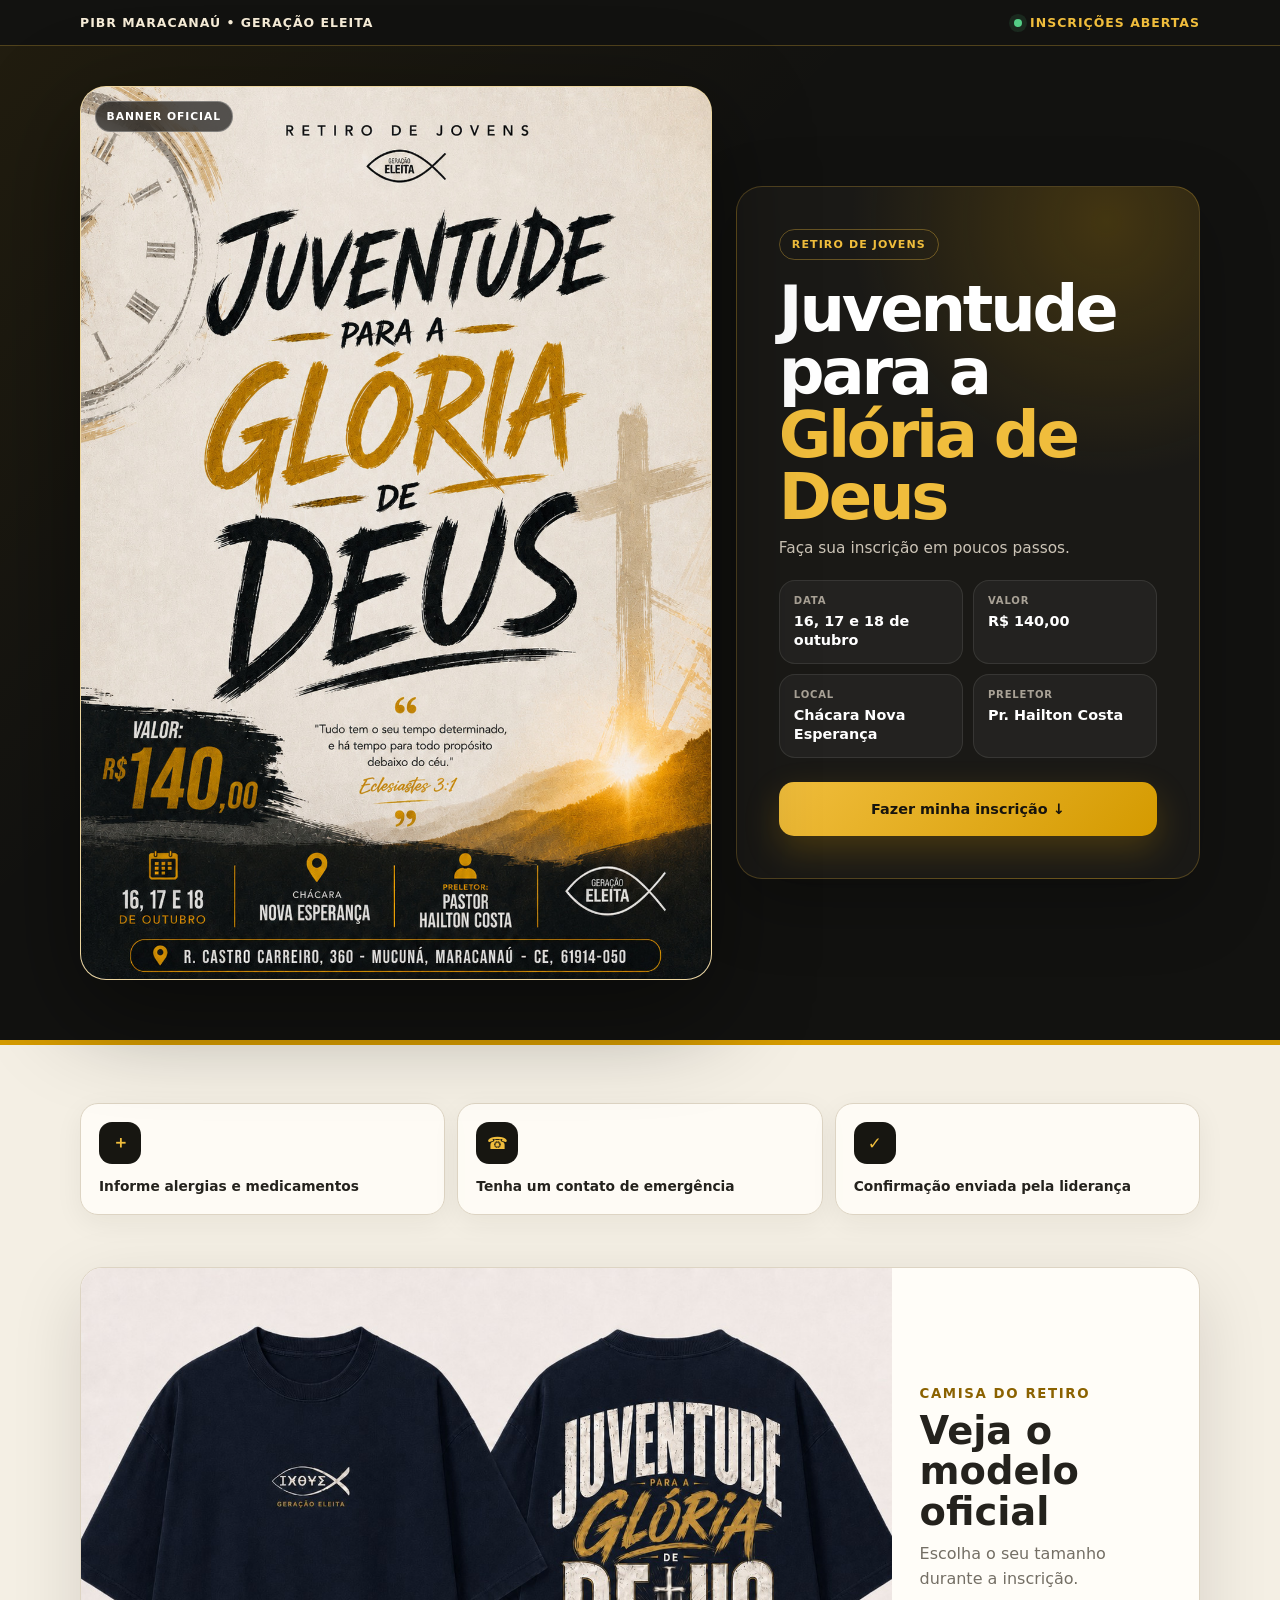
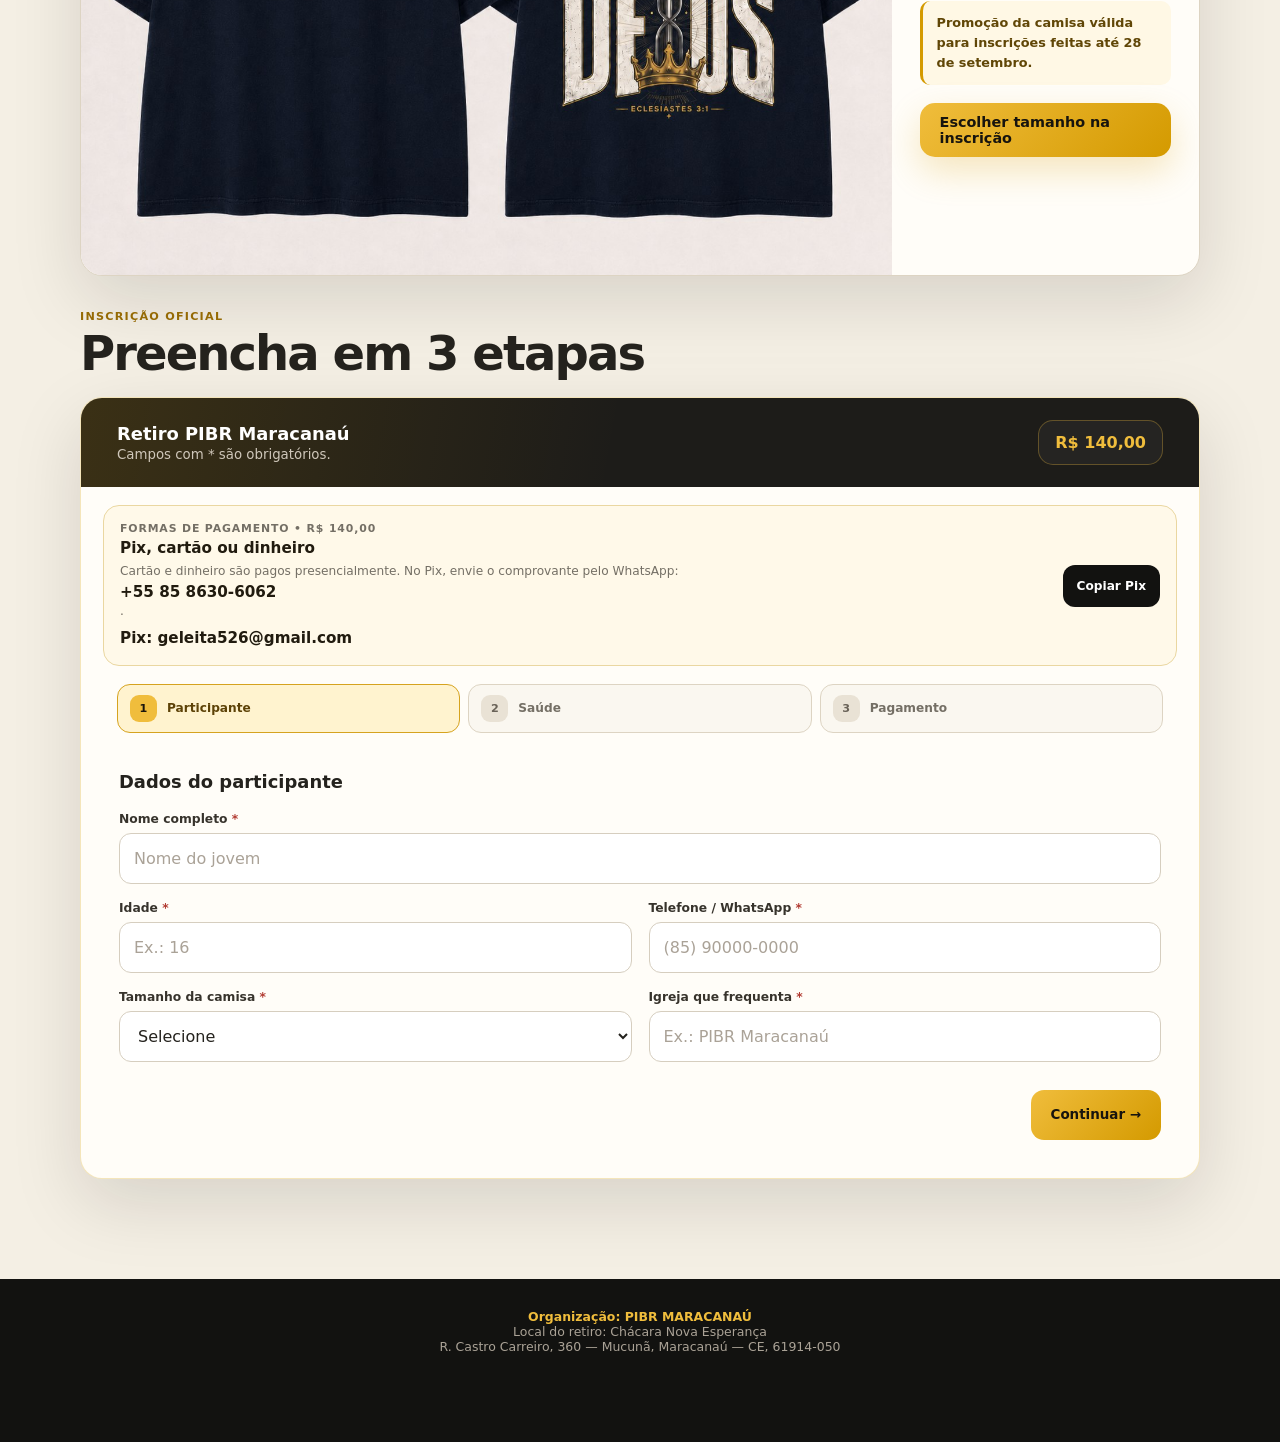
<file: index.html>
<!DOCTYPE html>
<html lang="pt-BR">
<head>
  <meta charset="UTF-8">
  <meta name="viewport" content="width=device-width, initial-scale=1.0">
  <meta name="theme-color" content="#121210">
  <meta name="description" content="Inscrição oficial para o Retiro de Jovens da PIBR Maracanaú.">
  <title>Retiro de Jovens | PIBR Maracanaú</title>

  <link rel="stylesheet" href="assets/site.css">
</head>
<body>
  <header class="topo">
    <div class="container">
      <span>PIBR Maracanaú • Geração Eleita</span>
      <span class="status">Inscrições abertas</span>
    </div>
  </header>

  <section class="hero">
    <div class="container hero-grid">
      <figure class="banner-frame">
        <img src="banner-retiro.jpg" alt="Banner oficial do Retiro de Jovens: Juventude para a Glória de Deus" loading="eager" fetchpriority="high">
      </figure>

      <div class="hero-card">
        <span class="selo">Retiro de jovens</span>
        <h1>Juventude para a <span>Glória de Deus</span></h1>
        <p>Faça sua inscrição em poucos passos.</p>

        <div class="resumo" aria-label="Resumo do evento">
          <div class="resumo-item"><small>Data</small><strong>16, 17 e 18 de outubro</strong></div>
          <div class="resumo-item"><small>Valor</small><strong>R$ 140,00</strong></div>
          <div class="resumo-item"><small>Local</small><strong>Chácara Nova Esperança</strong></div>
          <div class="resumo-item"><small>Preletor</small><strong>Pr. Hailton Costa</strong></div>
        </div>

        <a class="btn" href="#inscricao">Fazer minha inscrição ↓</a>
      </div>
    </div>
  </section>

  <main>
    <div class="container">
      <section class="atalhos" aria-label="Informações importantes">
        <article class="atalho"><span class="atalho-icon">＋</span><strong>Informe alergias e medicamentos</strong></article>
        <article class="atalho"><span class="atalho-icon">☎</span><strong>Tenha um contato de emergência</strong></article>
        <article class="atalho"><span class="atalho-icon">✓</span><strong>Confirmação enviada pela liderança</strong></article>
      </section>


      <section class="camisa-preview" aria-label="Camisa oficial do retiro">
        <img src="camisa-retiro.jpg" alt="Camisa oficial do retiro Juventude para a Glória de Deus, frente e costas" loading="lazy">
        <div class="camisa-info">
          <small>Camisa do retiro</small>
          <h2>Veja o modelo oficial</h2>
          <p>Escolha o seu tamanho durante a inscrição.</p>
          <p class="promo-camisa"><strong>Promoção da camisa válida para inscrições feitas até 28 de setembro.</strong></p>
          <a class="btn" href="#inscricao">Escolher tamanho na inscrição</a>
        </div>
      </section>

      <section id="inscricao">
        <header class="titulo-secao">
          <small>Inscrição oficial</small>
          <h2>Preencha em 3 etapas</h2>
        </header>

        <div class="form-card">
          <div class="form-head">
            <div>
              <strong>Retiro PIBR Maracanaú</strong>
              <small>Campos com * são obrigatórios.</small>
            </div>
            <div class="valor">R$ 140,00</div>
          </div>

          <div class="pagamento-pix" aria-label="Formas de pagamento">
            <div>
              <small>Formas de pagamento • R$ 140,00</small>
              <strong>Pix, cartão ou dinheiro</strong>
              <p>Cartão e dinheiro são pagos presencialmente. No Pix, envie o comprovante pelo WhatsApp: <strong>+55 85 8630-6062</strong>.</p>
              <p><strong id="chave-pix">Pix: geleita526@gmail.com</strong></p>
            </div>
            <button class="copiar-pix" id="copiar-pix" type="button">Copiar Pix</button>
          </div>

          <div class="etapas" aria-label="Progresso da inscrição">
            <div class="etapa-indicador ativa" data-indicador="0"><span>1</span><b>Participante</b></div>
            <div class="etapa-indicador" data-indicador="1"><span>2</span><b>Saúde</b></div>
            <div class="etapa-indicador" data-indicador="2"><span>3</span><b>Pagamento</b></div>
          </div>

          <form id="formulario-retiro" method="POST">
            <input type="hidden" name="evento" value="Retiro de Jovens - PIBR Maracanaú">
            <input type="hidden" name="chave_pix" value="geleita526@gmail.com">
            <input type="hidden" name="valor_inscricao" value="R$ 140,00">
            <input type="hidden" name="envio_comprovante" value="WhatsApp: +55 85 8630-6062">

            <section class="passo ativo" data-passo="0">
              <h3 class="passo-titulo">Dados do participante</h3>
              <div class="grid-form">
                <div class="campo largo">
                  <label class="obrigatorio" for="nome">Nome completo</label>
                  <input id="nome" name="nome_completo" type="text" autocomplete="name" placeholder="Nome do jovem" required>
                </div>

                <div class="campo">
                  <label class="obrigatorio" for="idade">Idade</label>
                  <input id="idade" name="idade" type="number" min="10" max="99" inputmode="numeric" placeholder="Ex.: 16" required>
                </div>

                <div class="campo">
                  <label class="obrigatorio" for="telefone">Telefone / WhatsApp</label>
                  <input id="telefone" name="telefone_participante" type="tel" autocomplete="tel" inputmode="tel" placeholder="(85) 90000-0000" required>
                </div>

                <div class="campo">
                  <label class="obrigatorio" for="camisa">Tamanho da camisa</label>
                  <select id="camisa" name="tamanho_camisa" required>
                    <option value="">Selecione</option>
                    <option>PP</option><option>P</option><option>M</option><option>G</option><option>GG</option><option>EXG</option>
                  </select>
                </div>

                <div class="campo">
                  <label class="obrigatorio" for="igreja">Igreja que frequenta</label>
                  <input id="igreja" name="igreja" type="text" placeholder="Ex.: PIBR Maracanaú" required>
                </div>

                <div id="aviso-menor" class="aviso-menor">Participante menor de 18 anos: o pai, a mãe ou o responsável legal deverá preencher os dados e confirmar a autorização na etapa 3.</div>
              </div>
            </section>

            <section class="passo" data-passo="1">
              <h3 class="passo-titulo">Saúde e cuidados</h3>
              <div class="grid-form">
                <div class="campo largo">
                  <span class="rotulo obrigatorio">Possui alergia ou restrição alimentar?</span>
                  <div class="opcoes">
                    <div class="opcao"><input id="alergia-nao" type="radio" name="possui_alergia" value="Não" required><label for="alergia-nao">Não</label></div>
                    <div class="opcao"><input id="alergia-sim" type="radio" name="possui_alergia" value="Sim"><label for="alergia-sim">Sim</label></div>
                  </div>
                </div>

                <div id="detalhes-alergia" class="campo largo condicional">
                  <label class="obrigatorio" for="alergias">Qual alergia ou restrição?</label>
                  <textarea id="alergias" name="alergias_restricoes" placeholder="Informe o alimento, reação e cuidados necessários."></textarea>
                </div>

                <div class="campo largo">
                  <span class="rotulo obrigatorio">Usa medicamento contínuo?</span>
                  <div class="opcoes">
                    <div class="opcao"><input id="medicamento-nao" type="radio" name="usa_medicamento" value="Não" required><label for="medicamento-nao">Não</label></div>
                    <div class="opcao"><input id="medicamento-sim" type="radio" name="usa_medicamento" value="Sim"><label for="medicamento-sim">Sim</label></div>
                  </div>
                </div>

                <div id="detalhes-medicamento" class="campo largo condicional">
                  <label class="obrigatorio" for="medicamentos">Medicamento e orientações</label>
                  <textarea id="medicamentos" name="medicamentos_orientacoes" placeholder="Nome, horário e cuidados necessários."></textarea>
                </div>

                <div class="campo largo">
                  <label for="observacoes">Outra condição de saúde importante</label>
                  <textarea id="observacoes" name="condicoes_saude" placeholder="Deixe em branco quando não houver."></textarea>
                </div>
              </div>
            </section>

            <section class="passo" data-passo="2">
              <h3 class="passo-titulo">Responsável, pagamento e confirmação</h3>
              <div class="grid-form">
                <div class="campo largo">
                  <label id="label-responsavel" for="responsavel">Nome do pai, mãe ou responsável</label>
                  <input id="responsavel" name="nome_responsavel" type="text" autocomplete="name" placeholder="Nome completo">
                </div>

                <div class="campo">
                  <label id="label-parentesco" for="parentesco">Parentesco</label>
                  <select id="parentesco" name="parentesco">
                    <option value="">Selecione</option>
                    <option>Pai</option><option>Mãe</option><option>Avô/Avó</option><option>Tio/Tia</option><option>Irmão/Irmã</option><option>Outro responsável</option>
                  </select>
                </div>

                <div class="campo">
                  <label id="label-telefone-responsavel" for="telefone-responsavel">Telefone do responsável</label>
                  <input id="telefone-responsavel" name="telefone_responsavel" type="tel" autocomplete="tel" inputmode="tel" placeholder="(85) 90000-0000">
                </div>

                <div class="campo largo">
                  <label class="obrigatorio" for="emergencia">Contato de emergência</label>
                  <input id="emergencia" name="contato_emergencia" type="tel" inputmode="tel" placeholder="(85) 90000-0000" required>
                </div>

                <div class="campo largo">
                  <span class="rotulo obrigatorio">Forma de pagamento</span>
                  <div class="opcoes" role="radiogroup" aria-label="Forma de pagamento">
                    <div class="opcao"><input id="pagamento-pix" type="radio" name="forma_pagamento" value="Pix" required><label for="pagamento-pix">Pix</label></div>
                    <div class="opcao"><input id="pagamento-cartao" type="radio" name="forma_pagamento" value="Cartão presencial"><label for="pagamento-cartao">Cartão</label></div>
                    <div class="opcao"><input id="pagamento-dinheiro" type="radio" name="forma_pagamento" value="Dinheiro presencial"><label for="pagamento-dinheiro">Dinheiro</label></div>
                  </div>
                </div>

                <div id="dados-pix" class="campo largo condicional pagamento-condicional">
                  <div class="chave-pix-form">
                    <div>
                      <span>Chave Pix</span>
                      <strong>geleita526@gmail.com</strong>
                    </div>
                    <span>Valor: <strong>R$ 140,00</strong></span>
                  </div>
                  <span class="rotulo">Comprovante do Pix</span>
                  <a class="btn" href="https://wa.me/558586306062?text=Ol%C3%A1%2C%20estou%20enviando%20o%20comprovante%20do%20Pix%20da%20inscri%C3%A7%C3%A3o%20do%20Retiro%20de%20Jovens%20da%20PIBR%20Maracana%C3%BA." target="_blank" rel="noopener noreferrer">Enviar comprovante pelo WhatsApp</a>
                  <small class="arquivo-ajuda">Depois de fazer o Pix, envie a imagem do comprovante para <strong> +55 85 8630-6062</strong>. O comprovante não será anexado neste formulário.</small>
                </div>

                <div id="aviso-pagamento-presencial" class="campo largo condicional nota-pagamento">
                  O pagamento de <strong>R$ 140,00</strong> será realizado presencialmente com cartão ou dinheiro.
                </div>

                <div id="autorizacao-menor-bloco" class="campo largo check condicional">
                  <input id="autorizacao-menor" name="autorizacao_menor" type="checkbox" value="Autorizado pelo responsável legal">
                  <label class="obrigatorio" for="autorizacao-menor"><strong>Autorização para menor de idade:</strong> Eu, na condição de pai, mãe ou responsável legal, autorizo o(a) menor inscrito(a) a participar do Retiro de Jovens da PIBR Maracanaú, nos dias 16, 17 e 18 de outubro.</label>
                </div>

                <div class="campo largo check">
                  <input id="consentimento" name="consentimento" type="checkbox" value="Concordo" required>
                  <label class="obrigatorio" for="consentimento">Confirmo que os dados estão corretos e autorizo a liderança da PIBR Maracanaú a entrar em contato sobre esta inscrição.</label>
                </div>
              </div>
            </section>

            <div class="acoes">
              <button id="voltar" class="botao botao-voltar" type="button" hidden>← Voltar</button>
              <button id="avancar" class="botao botao-avancar" type="button">Continuar →</button>
              <button id="enviar" class="botao botao-enviar" type="submit" hidden>Enviar inscrição ✓</button>
            </div>

            <div id="mensagem-status" class="mensagem-status" role="status" aria-live="polite"></div>
          </form>
        </div>
      </section>
    </div>
  </main>

  <footer class="rodape">
    <strong>Organização: PIBR MARACANAÚ</strong><br>
    <span>Local do retiro: Chácara Nova Esperança</span><br>
    R. Castro Carreiro, 360 — Mucunã, Maracanaú — CE, 61914-050
  </footer>

  <a class="cta-mobile" href="#inscricao">Fazer inscrição</a>

  <script src="assets/config.js"></script>
  <script src="assets/site.js" defer></script>
</body>
</html>
</file>
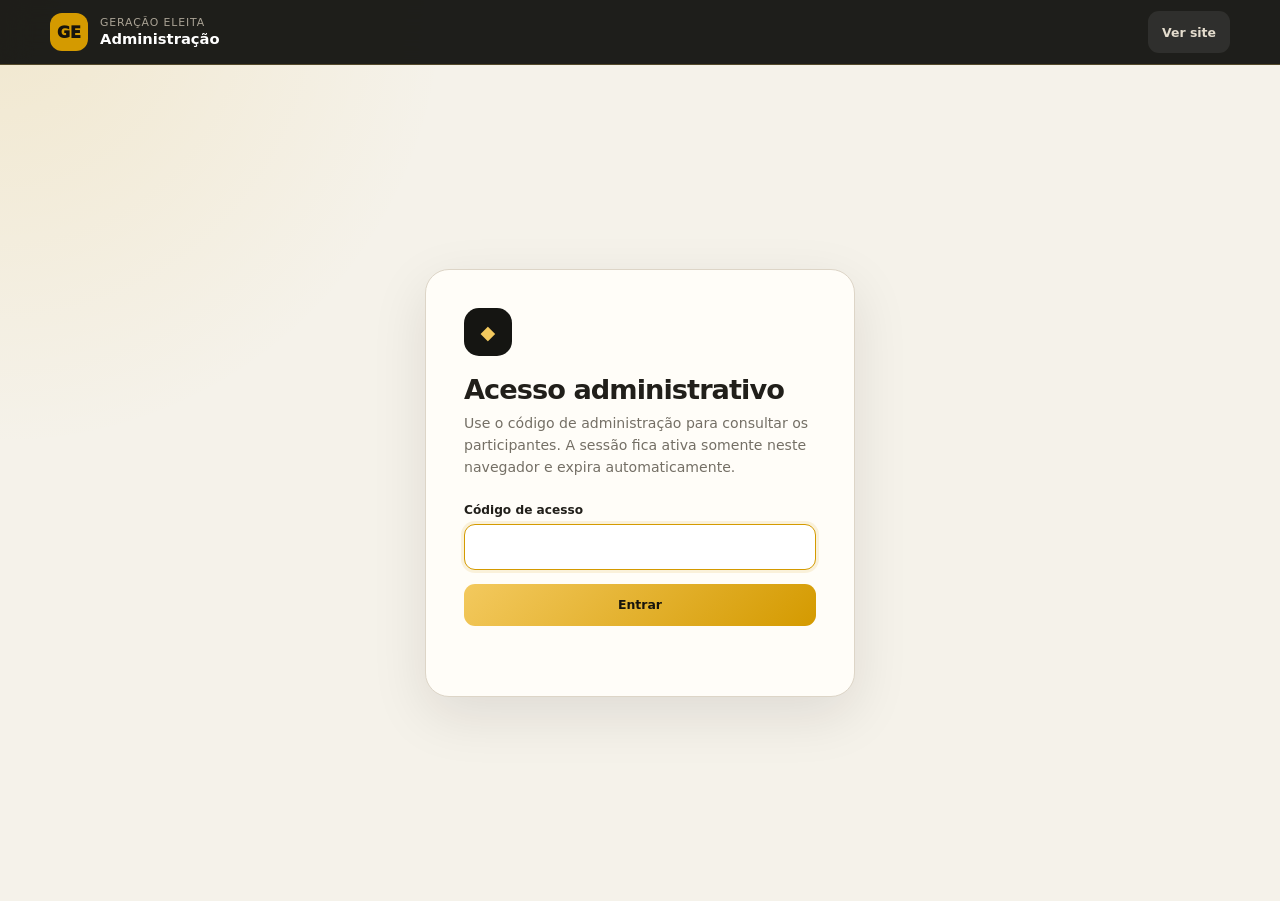
<file: admin.html>
<!DOCTYPE html>
<html lang="pt-BR">
<head>
  <meta charset="UTF-8">
  <meta name="viewport" content="width=device-width, initial-scale=1.0">
  <meta name="theme-color" content="#151512">
  <meta name="robots" content="noindex,nofollow">
  <meta name="description" content="Área administrativa das inscrições do Retiro de Jovens da PIBR Maracanaú.">
  <title>Administração | Geração Eleita</title>
  <link rel="stylesheet" href="assets/admin.css">
</head>
<body>
  <div class="admin-shell">
    <header class="admin-topbar">
      <div class="admin-topbar-inner">
        <div class="brand">
          <span class="brand-mark">GE</span>
          <div><small>Geração Eleita</small><strong>Administração</strong></div>
        </div>
        <div class="top-actions">
          <a class="ghost-btn" href="index.html" style="text-decoration:none;display:inline-flex;align-items:center">Ver site</a>
          <button id="logout-btn" class="ghost-btn" type="button" hidden>Sair</button>
        </div>
      </div>
    </header>

    <main>
      <section id="login-view" class="container login-wrap">
        <form id="login-form" class="login-card" autocomplete="off">
          <div class="login-icon" aria-hidden="true">◆</div>
          <h1>Acesso administrativo</h1>
          <p>Use o código de administração para consultar os participantes. A sessão fica ativa somente neste navegador e expira automaticamente.</p>
          <div class="field">
            <label for="admin-passcode">Código de acesso</label>
            <input id="admin-passcode" name="passcode" type="password" minlength="16" autocomplete="current-password" required autofocus>
          </div>
          <button id="login-btn" class="gold-btn" type="submit">Entrar</button>
          <div id="login-error" class="login-error" role="alert" aria-live="polite"></div>
        </form>
      </section>

      <section id="dashboard-view" class="container dashboard" hidden>
        <header class="dashboard-head">
          <div>
            <small>Retiro de jovens</small>
            <h1>Participantes</h1>
          </div>
          <button id="refresh-btn" class="dark-btn" type="button">Atualizar</button>
        </header>

        <div class="metrics" aria-label="Resumo das inscrições">
          <article class="metric"><span>Inscritos</span><strong id="metric-total">—</strong><small>Total registrado</small></article>
          <article class="metric"><span>Menores</span><strong id="metric-minors">—</strong><small>Precisam de responsável</small></article>
          <article class="metric"><span>Saúde</span><strong id="metric-health">—</strong><small>Com alergia ou medicamento</small></article>
          <article class="metric"><span>Pix</span><strong id="metric-pix">—</strong><small>Escolheram pagamento via Pix</small></article>
        </div>

        <div id="shirts" class="shirts" aria-label="Distribuição de camisas">
          <strong>Camisas:</strong><span class="size-chip">Carregando…</span>
        </div>

        <section class="panel">
          <div class="toolbar">
            <input id="search-input" type="search" placeholder="Buscar participante pelo nome…" aria-label="Buscar participante">
            <select id="payment-filter" aria-label="Filtrar por pagamento">
              <option value="">Todos os pagamentos</option>
              <option value="Pix">Pix</option>
              <option value="Cartão presencial">Cartão</option>
              <option value="Dinheiro presencial">Dinheiro</option>
            </select>
            <select id="health-filter" aria-label="Filtrar por saúde">
              <option value="">Todos</option>
              <option value="alerta">Com alerta de saúde</option>
              <option value="sem-alerta">Sem alerta de saúde</option>
            </select>
          </div>

          <div class="desktop-table table-wrap">
            <table>
              <thead>
                <tr>
                  <th>Participante</th><th>Idade</th><th>Camisa</th><th>Pagamento</th><th>Saúde</th><th>Inscrição</th><th></th>
                </tr>
              </thead>
              <tbody id="participants-body"></tbody>
            </table>
          </div>
          <div id="mobile-list" class="mobile-list"></div>
          <div id="empty-state" class="empty" hidden>Nenhum participante encontrado com esses filtros.</div>

          <div class="pagination">
            <span id="pagination-info">—</span>
            <div class="pagination-actions">
              <button id="prev-btn" class="view-btn" type="button">← Anterior</button>
              <button id="next-btn" class="view-btn" type="button">Próxima →</button>
            </div>
          </div>
        </section>
      </section>
    </main>
  </div>

  <dialog id="participant-dialog">
    <div class="detail-head">
      <div><small>Ficha completa</small><h2 id="detail-name">Participante</h2></div>
      <button id="close-dialog" class="close-btn" type="button" aria-label="Fechar">×</button>
    </div>
    <div id="detail-body" class="detail-body"><div class="loading-line">Carregando…</div></div>
  </dialog>

  <script src="assets/config.js"></script>
  <script src="assets/admin.js" defer></script>
</body>
</html>
</file>
<file: assets/site.css>
:root {
      --preto: #121210;
      --preto-2: #1d1c19;
      --dourado: #d49a00;
      --dourado-claro: #f0bd3c;
      --creme: #f4efe4;
      --branco: #fffdf8;
      --texto: #24221d;
      --cinza: #746f65;
      --linha: #ddd4c3;
      --borda: #ddd4c3;
      --perigo: #b23b32;
      --sucesso: #27744d;
      --dourado-escuro: #8b6200;
      --texto-suave: #746f65;
      --raio: 22px;
      --sombra: 0 24px 70px rgba(20, 18, 12, .13);
    }

    * { box-sizing: border-box; }
    html { scroll-behavior: smooth; }

    body {
      margin: 0;
      color: var(--texto);
      background:
        radial-gradient(circle at 10% 0, rgba(212, 154, 0, .16), transparent 24rem),
        var(--creme);
      font-family: Inter, ui-sans-serif, system-ui, -apple-system, BlinkMacSystemFont, "Segoe UI", sans-serif;
    }

    button, input, select, textarea { font: inherit; }
    button, a { -webkit-tap-highlight-color: transparent; }
    button:disabled { opacity: .62; cursor: wait; }
    a:focus-visible, button:focus-visible, input:focus-visible, select:focus-visible, textarea:focus-visible {
      outline: 3px solid rgba(240, 189, 60, .55);
      outline-offset: 3px;
    }

    .container {
      width: min(1120px, calc(100% - 28px));
      margin-inline: auto;
    }

    .topo {
      min-height: 46px;
      display: flex;
      align-items: center;
      background: var(--preto);
      color: #f7edd8;
      border-bottom: 1px solid rgba(240, 189, 60, .28);
    }

    .topo .container {
      display: flex;
      justify-content: space-between;
      align-items: center;
      gap: 14px;
      font-size: .78rem;
      font-weight: 800;
      letter-spacing: .08em;
      text-transform: uppercase;
    }

    .status {
      display: inline-flex;
      align-items: center;
      gap: 8px;
      color: var(--dourado-claro);
    }

    .status::before {
      content: "";
      width: 8px;
      height: 8px;
      border-radius: 50%;
      background: #54ce86;
      box-shadow: 0 0 0 5px rgba(84, 206, 134, .12);
    }

    .hero {
      padding: 24px 0 44px;
      background:
        linear-gradient(135deg, rgba(212, 154, 0, .08), transparent 38%),
        var(--preto);
      border-bottom: 5px solid var(--dourado);
    }

    .hero-grid {
      display: grid;
      grid-template-columns: minmax(0, .98fr) minmax(330px, .72fr);
      gap: 24px;
      align-items: center;
    }

    .banner-frame {
      position: relative;
      max-width: 650px;
      margin-inline: auto;
      overflow: hidden;
      border: 1px solid rgba(240, 189, 60, .33);
      border-radius: 26px;
      background: #e9e0d0;
      box-shadow: 0 30px 100px rgba(0, 0, 0, .46);
    }

    .banner-frame::after {
      content: "Banner oficial";
      position: absolute;
      top: 14px;
      left: 14px;
      padding: 8px 11px;
      border: 1px solid rgba(255, 255, 255, .28);
      border-radius: 999px;
      color: #fff;
      background: rgba(13, 13, 12, .68);
      backdrop-filter: blur(9px);
      font-size: .67rem;
      font-weight: 900;
      letter-spacing: .09em;
      text-transform: uppercase;
    }

    .banner-frame img {
      width: 100%;
      height: auto;
      display: block;
    }

    .hero-card {
      padding: clamp(24px, 4vw, 42px);
      border: 1px solid rgba(240, 189, 60, .25);
      border-radius: 26px;
      color: #fff;
      background:
        radial-gradient(circle at 80% 5%, rgba(212, 154, 0, .22), transparent 16rem),
        #1a1916;
      box-shadow: 0 24px 70px rgba(0, 0, 0, .25);
    }

    .selo {
      display: inline-flex;
      padding: 8px 12px;
      border: 1px solid rgba(240, 189, 60, .35);
      border-radius: 999px;
      color: var(--dourado-claro);
      font-size: .69rem;
      font-weight: 900;
      letter-spacing: .1em;
      text-transform: uppercase;
    }

    .hero-card h1 {
      margin: 18px 0 10px;
      font-size: clamp(2.15rem, 5vw, 4.4rem);
      line-height: .98;
      letter-spacing: -.05em;
    }

    .hero-card h1 span { color: var(--dourado-claro); }

    .hero-card > p {
      margin: 0 0 23px;
      color: #ccc4b7;
      font-size: .96rem;
    }

    .resumo {
      display: grid;
      grid-template-columns: repeat(2, minmax(0, 1fr));
      gap: 10px;
      margin: 0 0 24px;
    }

    .resumo-item {
      min-height: 80px;
      padding: 14px;
      border: 1px solid rgba(255, 255, 255, .09);
      border-radius: 16px;
      background: rgba(255, 255, 255, .045);
    }

    .resumo-item small {
      display: block;
      margin-bottom: 5px;
      color: #a9a296;
      font-size: .63rem;
      font-weight: 900;
      letter-spacing: .08em;
      text-transform: uppercase;
    }

    .resumo-item strong {
      color: #fff;
      font-size: .9rem;
      line-height: 1.25;
    }

    .btn {
      min-height: 54px;
      width: 100%;
      display: inline-flex;
      justify-content: center;
      align-items: center;
      gap: 9px;
      border: 0;
      border-radius: 15px;
      padding: 0 20px;
      color: #17140e;
      background: linear-gradient(135deg, var(--dourado-claro), var(--dourado));
      box-shadow: 0 14px 35px rgba(212, 154, 0, .24);
      text-decoration: none;
      font-size: .9rem;
      font-weight: 900;
      cursor: pointer;
      transition: transform .2s ease, filter .2s ease;
    }

    .btn:hover { transform: translateY(-2px); filter: brightness(1.05); }

    main { padding: 58px 0 100px; }

    .atalhos {
      display: grid;
      grid-template-columns: repeat(3, minmax(0, 1fr));
      gap: 12px;
      margin-bottom: 52px;
    }

    .atalho {
      min-height: 112px;
      display: flex;
      flex-direction: column;
      justify-content: space-between;
      padding: 18px;
      border: 1px solid var(--linha);
      border-radius: 18px;
      background: rgba(255, 253, 248, .88);
      box-shadow: 0 8px 28px rgba(38, 31, 18, .06);
    }

    .atalho-icon {
      width: 42px;
      height: 42px;
      display: grid;
      place-items: center;
      border-radius: 13px;
      background: #171611;
      color: var(--dourado-claro);
      font-size: 1.05rem;
      font-weight: 900;
    }

    .atalho strong {
      margin-top: 13px;
      font-size: .86rem;
      line-height: 1.25;
    }

    .titulo-secao {
      margin-bottom: 20px;
    }

    .titulo-secao small {
      display: block;
      margin-bottom: 6px;
      color: #956a05;
      font-size: .7rem;
      font-weight: 900;
      letter-spacing: .11em;
      text-transform: uppercase;
    }

    .titulo-secao h2 {
      margin: 0;
      font-size: clamp(1.9rem, 4vw, 3rem);
      line-height: 1;
      letter-spacing: -.04em;
    }

    .form-card {
      overflow: hidden;
      border: 1px solid rgba(212, 154, 0, .25);
      border-radius: var(--raio);
      background: var(--branco);
      box-shadow: var(--sombra);
    }

    .form-head {
      display: flex;
      justify-content: space-between;
      align-items: center;
      gap: 20px;
      padding: 22px clamp(20px, 4vw, 36px);
      color: #fff;
      background:
        linear-gradient(100deg, rgba(212, 154, 0, .16), transparent 48%),
        var(--preto-2);
    }

    .form-head strong {
      display: block;
      font-size: 1.12rem;
    }

    .form-head small { color: #cfc7ba; }

    .pagamento-pix {
      margin: 18px 22px 0;
      padding: 16px;
      display: flex;
      align-items: center;
      justify-content: space-between;
      gap: 14px;
      border: 1px solid #ead7a1;
      border-radius: 16px;
      background: #fff9e9;
    }

    .pagamento-pix small {
      display: block;
      margin-bottom: 4px;
      color: var(--cinza);
      font-size: .68rem;
      font-weight: 900;
      letter-spacing: .08em;
      text-transform: uppercase;
    }

    .pagamento-pix strong {
      display: block;
      color: #211b0f;
      font-size: .95rem;
      overflow-wrap: anywhere;
    }

    .pagamento-pix p {
      margin: 6px 0 0;
      color: var(--cinza);
      font-size: .76rem;
      line-height: 1.45;
    }

    .pagamento-condicional {
      padding: 16px;
      border: 1px solid #ead7a1;
      border-radius: 14px;
      background: #fff9e9;
    }

    .pagamento-condicional .chave-pix-form {
      display: flex;
      flex-wrap: wrap;
      align-items: center;
      justify-content: space-between;
      gap: 10px;
      margin-bottom: 16px;
      padding-bottom: 14px;
      border-bottom: 1px solid #eadfbe;
    }

    .pagamento-condicional .chave-pix-form span {
      color: var(--cinza);
      font-size: .72rem;
      font-weight: 850;
    }

    .pagamento-condicional .chave-pix-form strong {
      display: block;
      margin-top: 3px;
      color: #211b0f;
      font-size: .92rem;
      overflow-wrap: anywhere;
    }

    .arquivo-ajuda {
      display: block;
      margin-top: 7px;
      color: var(--cinza);
      font-size: .7rem;
      line-height: 1.4;
    }

    .nota-pagamento {
      padding: 14px 15px;
      border: 1px solid #d8d0c2;
      border-radius: 13px;
      color: #4b463e;
      background: #f5f1e9;
      font-size: .77rem;
      font-weight: 750;
      line-height: 1.5;
    }

    .copiar-pix {
      flex: 0 0 auto;
      min-height: 42px;
      padding: 0 14px;
      border: 0;
      border-radius: 12px;
      color: #fff;
      background: var(--preto);
      font-size: .76rem;
      font-weight: 900;
      cursor: pointer;
    }

    .copiar-pix:active { transform: scale(.98); }

    .valor {
      flex: 0 0 auto;
      padding: 12px 16px;
      border: 1px solid rgba(240, 189, 60, .3);
      border-radius: 15px;
      color: var(--dourado-claro);
      background: rgba(255, 255, 255, .04);
      font-weight: 900;
    }

    .etapas {
      display: grid;
      grid-template-columns: repeat(3, 1fr);
      gap: 8px;
      padding: 18px clamp(18px, 4vw, 36px) 0;
    }

    .etapa-indicador {
      min-height: 48px;
      display: flex;
      align-items: center;
      gap: 10px;
      padding: 10px 12px;
      border: 1px solid var(--linha);
      border-radius: 13px;
      color: var(--cinza);
      background: #faf7f0;
      font-size: .76rem;
      font-weight: 800;
    }

    .etapa-indicador span {
      flex: 0 0 27px;
      width: 27px;
      height: 27px;
      display: grid;
      place-items: center;
      border-radius: 9px;
      background: #e9e2d5;
      color: #696258;
      font-size: .7rem;
    }

    .etapa-indicador.ativa {
      border-color: #d6a31f;
      color: #5d4207;
      background: #fff3cf;
    }

    .etapa-indicador.ativa span,
    .etapa-indicador.concluida span {
      color: #18140c;
      background: var(--dourado-claro);
    }

    form { padding: clamp(22px, 4vw, 38px); }

    .passo { display: none; }
    .passo.ativo { display: block; animation: aparecer .25s ease; }

    @keyframes aparecer {
      from { opacity: 0; transform: translateY(6px); }
      to { opacity: 1; transform: translateY(0); }
    }

    .passo-titulo {
      margin: 0 0 20px;
      font-size: 1.12rem;
    }

    .grid-form {
      display: grid;
      grid-template-columns: repeat(2, minmax(0, 1fr));
      gap: 17px;
    }

    .campo { min-width: 0; }
    .campo.largo { grid-column: 1 / -1; }

    label,
    .rotulo {
      display: block;
      margin-bottom: 7px;
      color: #37332c;
      font-size: .77rem;
      font-weight: 850;
    }

    .obrigatorio::after { content: " *"; color: var(--perigo); }

    input,
    select,
    textarea {
      width: 100%;
      min-height: 51px;
      padding: 13px 14px;
      border: 1px solid #d6cebf;
      border-radius: 12px;
      outline: none;
      color: var(--texto);
      background: #fff;
      transition: border-color .18s ease, box-shadow .18s ease;
    }

    textarea { min-height: 102px; resize: vertical; }

    input:focus,
    select:focus,
    textarea:focus {
      border-color: var(--dourado);
      box-shadow: 0 0 0 4px rgba(212, 154, 0, .13);
    }

    input::placeholder,
    textarea::placeholder { color: #aaa297; }

    .opcoes {
      display: flex;
      flex-wrap: wrap;
      gap: 9px;
    }

    .opcao { position: relative; }
    .opcao input { position: absolute; opacity: 0; pointer-events: none; }

    .opcao label {
      min-width: 92px;
      min-height: 44px;
      display: inline-flex;
      align-items: center;
      justify-content: center;
      margin: 0;
      padding: 0 15px;
      border: 1px solid #d6cebf;
      border-radius: 999px;
      background: #fff;
      cursor: pointer;
    }

    .opcao input:checked + label {
      border-color: #b98500;
      color: #5f4300;
      background: #fff0c2;
      box-shadow: 0 0 0 3px rgba(212, 154, 0, .11);
    }

    .condicional { display: none; }
    .condicional.visivel { display: block; }
    .check.condicional.visivel { display: grid; }

    .aviso-menor {
      display: none;
      grid-column: 1 / -1;
      padding: 13px 14px;
      border: 1px solid #e3c36d;
      border-radius: 12px;
      color: #684a09;
      background: #fff5d7;
      font-size: .76rem;
      font-weight: 800;
    }

    .aviso-menor.visivel { display: block; }

    .check {
      display: grid;
      grid-template-columns: 21px 1fr;
      gap: 10px;
      align-items: start;
      padding: 14px;
      border: 1px solid var(--linha);
      border-radius: 13px;
      background: #faf7f0;
    }

    .check input {
      width: 19px;
      min-height: 19px;
      margin: 2px 0 0;
      accent-color: var(--dourado);
    }

    .check label { margin: 0; font-weight: 650; line-height: 1.45; }

    .acoes {
      display: flex;
      justify-content: space-between;
      gap: 12px;
      margin-top: 28px;
    }

    .botao {
      min-height: 50px;
      display: inline-flex;
      justify-content: center;
      align-items: center;
      gap: 8px;
      padding: 0 20px;
      border: 0;
      border-radius: 13px;
      font-size: .84rem;
      font-weight: 900;
      cursor: pointer;
    }

    .botao-voltar {
      color: #3c3730;
      background: #eee8dc;
    }

    .botao-avancar,
    .botao-enviar {
      margin-left: auto;
      color: #17140e;
      background: linear-gradient(135deg, var(--dourado-claro), var(--dourado));
    }

    .botao[hidden] { display: none; }

    .rodape {
      padding: 30px 14px 88px;
      text-align: center;
      color: #aaa296;
      background: var(--preto);
      font-size: .78rem;
    }

    .rodape strong { color: var(--dourado-claro); }

    .cta-mobile {
      display: none;
      position: fixed;
      right: 14px;
      bottom: 14px;
      left: 14px;
      z-index: 30;
      min-height: 54px;
      justify-content: center;
      align-items: center;
      border-radius: 16px;
      color: #17140e;
      background: linear-gradient(135deg, var(--dourado-claro), var(--dourado));
      box-shadow: 0 18px 45px rgba(0, 0, 0, .33);
      text-decoration: none;
      font-size: .86rem;
      font-weight: 900;
    }

    .mensagem-status {
      display: none;
      margin-top: 18px;
      padding: 14px;
      border-radius: 12px;
      font-size: .82rem;
      font-weight: 800;
    }

    .mensagem-status.erro {
      display: block;
      border: 1px solid #e3aca8;
      color: #7e2b25;
      background: #fff0ef;
    }

    .mensagem-status.sucesso {
      display: block;
      border: 1px solid #a9d7bc;
      color: #1f6843;
      background: #eefaf3;
    }


    .camisa-preview {
      margin: 26px 0 34px;
      background: var(--branco);
      border: 1px solid var(--borda);
      border-radius: 22px;
      overflow: hidden;
      display: grid;
      grid-template-columns: minmax(0, 1.45fr) minmax(240px, .55fr);
      box-shadow: var(--sombra);
    }
    .camisa-preview img {
      width: 100%;
      height: 100%;
      min-height: 330px;
      object-fit: cover;
      display: block;
    }
    .camisa-info {
      padding: 28px;
      display: flex;
      flex-direction: column;
      justify-content: center;
      gap: 10px;
    }
    .camisa-info small {
      text-transform: uppercase;
      letter-spacing: .12em;
      font-weight: 800;
      color: var(--dourado-escuro);
    }
    .camisa-info h2 {
      margin: 0;
      font-size: clamp(1.6rem, 3vw, 2.4rem);
      line-height: 1.05;
    }
    .camisa-info p {
      margin: 0;
      color: var(--texto-suave);
      line-height: 1.55;
    }
    .camisa-info .btn { margin-top: 8px; }

    @media (max-width: 900px) {
      .hero-grid { grid-template-columns: 1fr; }
      .hero-card { max-width: 650px; width: 100%; margin-inline: auto; }
      .atalhos { grid-template-columns: repeat(2, 1fr); }
    }

    @media (max-width: 650px) {
      .topo .container { font-size: .68rem; }
      .topo .container span:first-child { max-width: 58%; }
      .hero { padding-top: 14px; }
      .hero-grid { gap: 15px; }
      .banner-frame, .hero-card { border-radius: 19px; }
      .hero-card { padding: 22px 18px; }
      .hero-card h1 { font-size: 2.35rem; }
      .hero-card > p { font-size: .86rem; }
      .resumo-item { min-height: 74px; padding: 12px; }
      main { padding: 40px 0 86px; }
      .atalhos { gap: 9px; margin-bottom: 40px; }
      .atalho { min-height: 100px; padding: 14px; }
      .etapas { gap: 6px; padding-inline: 14px; }
      .etapa-indicador { justify-content: center; padding: 9px; }
      .etapa-indicador b { display: none; }
      .grid-form { grid-template-columns: 1fr; }
      .campo.largo { grid-column: auto; }
      form { padding: 21px 16px 24px; }
      .form-head { padding: 18px 16px; }
      .form-head small { display: none; }
      .valor { padding: 10px 12px; font-size: .83rem; }
      .pagamento-pix { margin: 14px 14px 0; align-items: flex-start; }
      .copiar-pix { min-height: 40px; }
      .acoes { position: sticky; bottom: 74px; z-index: 5; padding-top: 10px; background: linear-gradient(transparent, var(--branco) 28%); }
      .cta-mobile { display: flex; }
      .rodape { padding-bottom: 95px; }
    }


    @media (max-width: 760px) {
      .camisa-preview { grid-template-columns: 1fr; }
      .camisa-preview img { min-height: 0; aspect-ratio: 4 / 3; }
      .camisa-info { padding: 22px; }
    }

    @media (max-width: 390px) {
      .resumo { grid-template-columns: 1fr; }
      .atalhos { grid-template-columns: 1fr; }
      .atalho { min-height: 82px; flex-direction: row; justify-content: flex-start; align-items: center; gap: 13px; }
      .atalho strong { margin-top: 0; }
    }

    .promo-camisa {
      padding: 12px 14px;
      border-left: 3px solid var(--dourado);
      border-radius: 10px;
      background: #fff8e5;
      color: #604606 !important;
      font-size: .8rem;
    }

    .link-admin {
      display: inline-block;
      margin-top: 12px;
      color: #d7c7a3;
      font-size: .72rem;
      text-decoration: none;
      border-bottom: 1px solid rgba(215, 199, 163, .35);
    }

    .link-admin:hover { color: var(--dourado-claro); }

    @media (prefers-reduced-motion: reduce) {
      html { scroll-behavior: auto; }
      *, *::before, *::after {
        animation-duration: .01ms !important;
        animation-iteration-count: 1 !important;
        transition-duration: .01ms !important;
      }
    }
</file>
<file: assets/admin.css>
:root {
  --bg: #f5f2ea;
  --surface: #fffdf8;
  --ink: #211f1a;
  --muted: #746f65;
  --line: #ddd5c7;
  --dark: #151512;
  --gold: #d49a00;
  --gold-soft: #f3c95e;
  --danger: #a83d35;
  --success: #27744d;
  --shadow: 0 18px 55px rgba(29,24,15,.10);
}
*{box-sizing:border-box}
html{background:var(--bg)}
body{margin:0;min-height:100vh;color:var(--ink);background:radial-gradient(circle at 0 0,rgba(212,154,0,.12),transparent 28rem),var(--bg);font-family:Inter,ui-sans-serif,system-ui,-apple-system,BlinkMacSystemFont,"Segoe UI",sans-serif}
button,input,select{font:inherit}button{cursor:pointer}button:disabled{opacity:.6;cursor:wait}
.admin-shell{min-height:100vh}.admin-topbar{position:sticky;top:0;z-index:20;background:rgba(21,21,18,.96);border-bottom:1px solid rgba(243,201,94,.25);backdrop-filter:blur(14px)}
.admin-topbar-inner{width:min(1180px,calc(100% - 28px));min-height:64px;margin:auto;display:flex;align-items:center;justify-content:space-between;gap:14px}
.brand{display:flex;align-items:center;gap:12px;color:#fff}.brand-mark{width:38px;height:38px;display:grid;place-items:center;border-radius:12px;background:var(--gold);color:#17140d;font-weight:950}
.brand small{display:block;color:#aaa395;font-size:.68rem;text-transform:uppercase;letter-spacing:.08em}.brand strong{font-size:.92rem}.top-actions{display:flex;gap:8px;align-items:center}
.ghost-btn,.dark-btn,.gold-btn{min-height:42px;border:0;border-radius:11px;padding:0 14px;font-weight:850;font-size:.78rem}.ghost-btn{color:#e4dccd;background:rgba(255,255,255,.08)}.dark-btn{color:#fff;background:var(--dark)}.gold-btn{color:#17140d;background:linear-gradient(135deg,var(--gold-soft),var(--gold))}
.container{width:min(1180px,calc(100% - 28px));margin:auto}.login-wrap{min-height:calc(100vh - 64px);display:grid;place-items:center;padding:34px 0}
.login-card{width:min(430px,100%);padding:clamp(24px,5vw,38px);border:1px solid var(--line);border-radius:24px;background:var(--surface);box-shadow:var(--shadow)}
.login-icon{width:48px;height:48px;display:grid;place-items:center;border-radius:15px;background:var(--dark);color:var(--gold-soft);font-size:1.2rem}.login-card h1{margin:18px 0 8px;font-size:1.7rem;letter-spacing:-.035em}.login-card p{margin:0 0 24px;color:var(--muted);line-height:1.55;font-size:.88rem}
.field label{display:block;margin-bottom:7px;font-size:.76rem;font-weight:850}.field input,.toolbar input,.toolbar select{width:100%;min-height:46px;padding:0 13px;border:1px solid var(--line);border-radius:11px;outline:none;color:var(--ink);background:#fff}
.field input:focus,.toolbar input:focus,.toolbar select:focus{border-color:var(--gold);box-shadow:0 0 0 3px rgba(212,154,0,.12)}.login-card .gold-btn{width:100%;margin-top:14px}.login-error{min-height:20px;margin-top:12px;color:var(--danger);font-size:.78rem;font-weight:750}
.dashboard{padding:28px 0 60px}.dashboard-head{display:flex;justify-content:space-between;align-items:end;gap:16px;margin-bottom:20px}.dashboard-head small{color:#8b6509;font-weight:900;text-transform:uppercase;letter-spacing:.09em;font-size:.68rem}.dashboard-head h1{margin:4px 0 0;font-size:clamp(1.7rem,4vw,2.5rem);letter-spacing:-.045em}.dashboard-head p{margin:5px 0 0;color:var(--muted);font-size:.84rem}
.metrics{display:grid;grid-template-columns:repeat(4,minmax(0,1fr));gap:10px;margin-bottom:12px}.metric{min-height:112px;padding:17px;border:1px solid var(--line);border-radius:17px;background:var(--surface);box-shadow:0 8px 30px rgba(24,21,14,.045)}.metric span{display:block;color:var(--muted);font-size:.7rem;font-weight:850;text-transform:uppercase;letter-spacing:.06em}.metric strong{display:block;margin-top:8px;font-size:1.85rem;letter-spacing:-.04em}.metric small{color:var(--muted);font-size:.72rem}
.shirts{display:flex;align-items:center;gap:8px;flex-wrap:wrap;margin:0 0 18px;padding:12px 14px;border:1px solid var(--line);border-radius:14px;background:rgba(255,253,248,.72)}.shirts>strong{margin-right:4px;font-size:.76rem}.size-chip{padding:6px 9px;border-radius:999px;background:#eee8da;color:#534b3d;font-size:.72rem;font-weight:850}
.panel{overflow:hidden;border:1px solid var(--line);border-radius:20px;background:var(--surface);box-shadow:var(--shadow)}.toolbar{display:grid;grid-template-columns:minmax(220px,1fr) 190px 180px;gap:9px;padding:14px;border-bottom:1px solid var(--line);background:#faf7f1}
.table-wrap{overflow-x:auto}table{width:100%;border-collapse:collapse}th{padding:12px 14px;text-align:left;color:var(--muted);background:#f6f2e9;font-size:.67rem;text-transform:uppercase;letter-spacing:.06em;white-space:nowrap}td{padding:14px;border-top:1px solid #eee8dc;font-size:.79rem;vertical-align:middle}
.participant strong{display:block;font-size:.84rem}.participant small{display:block;margin-top:3px;color:var(--muted);max-width:230px;white-space:nowrap;overflow:hidden;text-overflow:ellipsis}.badge{display:inline-flex;align-items:center;min-height:26px;padding:0 9px;border-radius:999px;font-size:.67rem;font-weight:850;white-space:nowrap}.badge-neutral{background:#eeeae1;color:#5f594f}.badge-warn{background:#fff0c8;color:#76530a}.badge-ok{background:#e8f6ee;color:#256242}.view-btn{min-height:34px;padding:0 11px;border:1px solid #d4c9b7;border-radius:9px;color:#342e25;background:#fff;font-weight:850;font-size:.72rem}
.empty{padding:46px 20px;text-align:center;color:var(--muted)}.pagination{display:flex;align-items:center;justify-content:space-between;gap:12px;padding:12px 14px;border-top:1px solid var(--line);background:#faf7f1}.pagination span{color:var(--muted);font-size:.74rem}.pagination-actions{display:flex;gap:7px}.mobile-list{display:none}
dialog{width:min(720px,calc(100% - 24px));max-height:88vh;padding:0;border:0;border-radius:22px;color:var(--ink);background:var(--surface);box-shadow:0 30px 100px rgba(0,0,0,.28)}dialog::backdrop{background:rgba(13,12,10,.58);backdrop-filter:blur(3px)}
.detail-head{position:sticky;top:0;z-index:2;display:flex;justify-content:space-between;gap:12px;align-items:start;padding:20px;color:#fff;background:var(--dark)}.detail-head small{color:#bdb5a7}.detail-head h2{margin:3px 0 0;font-size:1.3rem}.close-btn{width:38px;height:38px;border:0;border-radius:11px;color:#fff;background:rgba(255,255,255,.1)}.detail-body{padding:18px;overflow-y:auto}.detail-section{margin-bottom:12px;padding:15px;border:1px solid var(--line);border-radius:14px;background:#fff}.detail-section h3{margin:0 0 12px;font-size:.82rem;text-transform:uppercase;letter-spacing:.06em;color:#7d5a0a}.detail-grid{display:grid;grid-template-columns:repeat(2,minmax(0,1fr));gap:12px}.detail-item{min-width:0}.detail-item.wide{grid-column:1/-1}.detail-item span{display:block;color:var(--muted);font-size:.66rem;font-weight:850;text-transform:uppercase;letter-spacing:.05em}.detail-item strong{display:block;margin:4px 0 0;color:var(--ink);font-size:.82rem;line-height:1.45;overflow-wrap:anywhere}.detail-item a{display:block;margin-top:4px;color:#805c08;font-weight:800;font-size:.82rem}.loading-line{padding:30px;text-align:center;color:var(--muted)}
@media(max-width:850px){.metrics{grid-template-columns:repeat(2,1fr)}.toolbar{grid-template-columns:1fr 1fr}.toolbar input{grid-column:1/-1}.desktop-table{display:none}.mobile-list{display:block}.mobile-card{padding:15px;border-bottom:1px solid var(--line)}.mobile-card:last-child{border-bottom:0}.mobile-row{display:flex;justify-content:space-between;align-items:start;gap:12px}.mobile-card .participant{min-width:0}.mobile-meta{display:flex;gap:6px;flex-wrap:wrap;margin:10px 0 12px}}
@media(max-width:560px){.admin-topbar-inner,.container{width:min(100% - 20px,1180px)}.brand small{display:none}.dashboard{padding-top:20px}.dashboard-head{align-items:start}.dashboard-head p{max-width:260px}.metrics{grid-template-columns:1fr 1fr}.metric{min-height:98px;padding:14px}.metric strong{font-size:1.55rem}.toolbar{grid-template-columns:1fr}.toolbar input{grid-column:auto}.detail-grid{grid-template-columns:1fr}.detail-item.wide{grid-column:auto}dialog{width:100%;max-height:92vh;margin:auto 0 0;border-radius:22px 22px 0 0}}
@media(prefers-reduced-motion:reduce){*{scroll-behavior:auto!important;transition:none!important}}

/* Preserve native hidden semantics despite component display rules. */
[hidden]{display:none!important}
</file>
